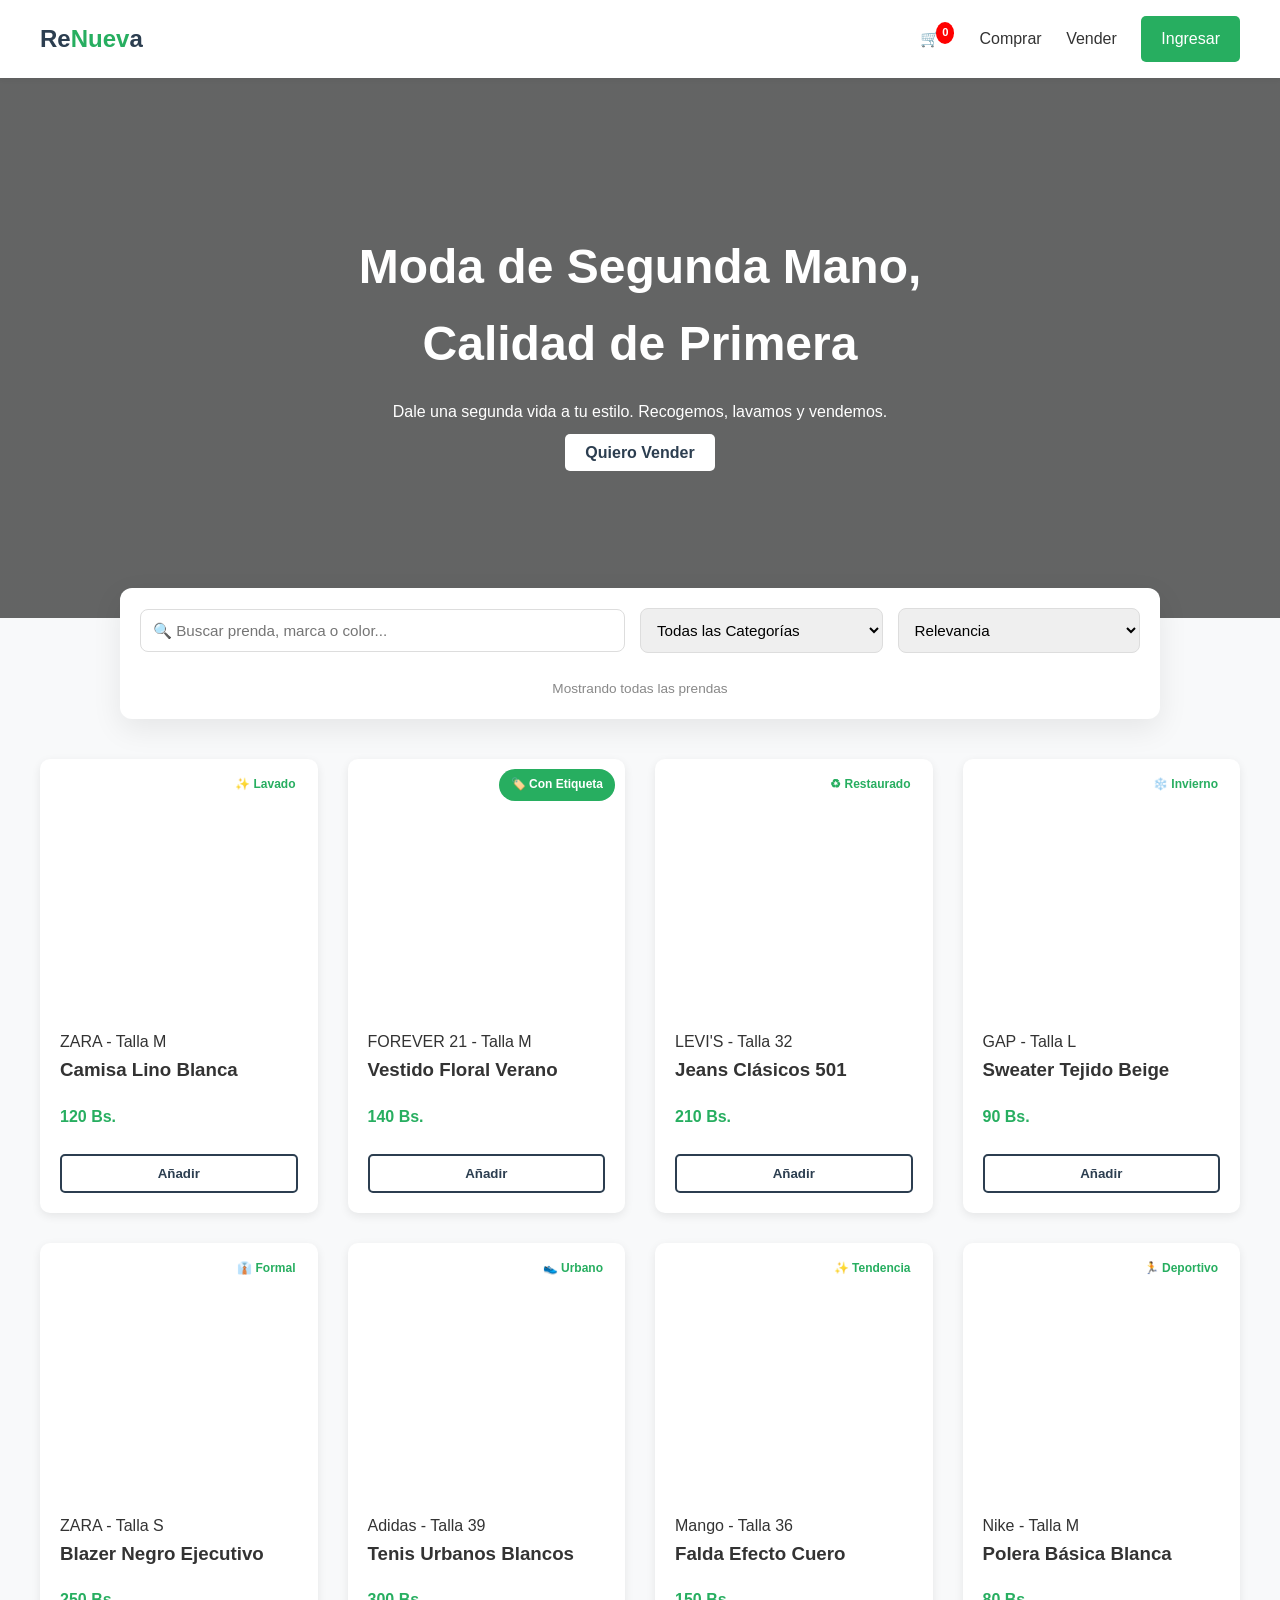
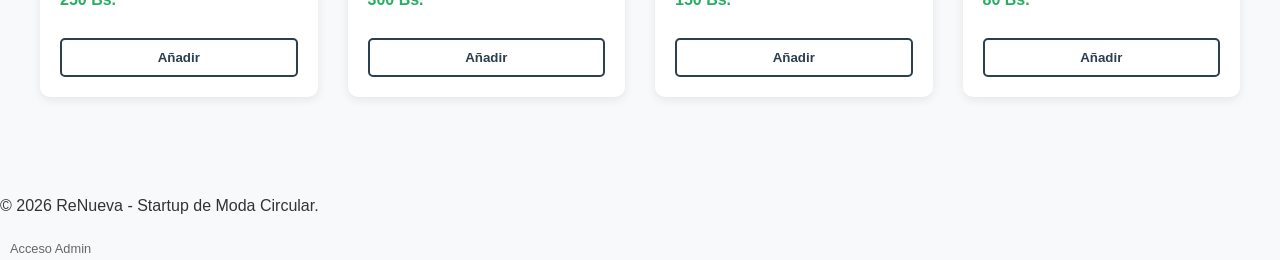
<file: index.html>
<!DOCTYPE html>
<html lang="es">
<head>
    <meta charset="UTF-8">
    <meta name="viewport" content="width=device-width, initial-scale=1.0">
    <title>Renueva - Moda Circular</title>
    <link rel="stylesheet" href="style.css">
    <script src="script.js"></script>
</head>
<body>
    <header>
    <nav>
        <div class="logo">Re<span>Nuev</span>a</div>
        <div class="nav-links">
            <a href="cart.html" class="cart-icon-container">
                🛒 <span id="cart-count" class="cart-badge">0</span>
            </a>
            
            <a href="index.html#catalogo">Comprar</a>
            <a href="agendar-recojo.html">Vender</a>

            <a href="login.html" id="nav-login" class="btn-cta">Ingresar</a>

            <div id="nav-user-menu" style="display:none; align-items:center; gap:10px;">
                <a href="dashboard.html" style="font-weight:bold; color:var(--primary); display:flex; align-items:center;">
                    <div style="width:30px; height:30px; background:var(--accent); color:white; border-radius:50%; display:flex; align-items:center; justify-content:center; margin-right:5px; font-size:0.8rem;">👤</div>
                    Hola, <span id="nav-username" style="margin-left:4px;">Usuario</span>
                </a>
                <a href="#" onclick="logout()" style="font-size:0.85rem; color:#888; text-decoration:underline;">(Salir)</a>
            </div>
        </div>
    </nav>
</header>

    <section class="hero">
        <div class="hero-content">
            <h1>Moda de Segunda Mano,<br>Calidad de Primera</h1>
            <p>Dale una segunda vida a tu estilo. Recogemos, lavamos y vendemos.</p>
            <a href="agendar-recojo.html" class="btn-cta" style="background: white; color: var(--primary) !important;">Quiero Vender</a>
        </div>
    </section>

    <div class="filter-container">
        <div class="search-box">
            <input type="text" id="searchInput" placeholder="🔍 Buscar prenda, marca o color...">
        </div>
        <div class="filter-box">
            <select id="categoryFilter">
                <option value="all">Todas las Categorías</option>
                <option value="superior">Partes Superiores</option>
                <option value="inferior">Pantalones / Faldas</option>
                <option value="vestidos">Vestidos / Enterizos</option>
                <option value="abrigos">Abrigos / Chaquetas</option>
                <option value="zapatos">Calzado</option>
            </select>
        </div>
        <div class="filter-box">
            <select id="sortFilter">
                <option value="relevant">Relevancia</option>
                <option value="price-asc">Precio: Bajo a Alto</option>
                <option value="price-desc">Precio: Alto a Bajo</option>
                <option value="newest">Más Recientes</option>
            </select>
        </div>
        <div id="resultsCount" class="results-count">Mostrando todas las prendas</div>
    </div>

    <section id="catalogo" class="catalog" style="padding-top: 0;">
        <div class="product-grid">
            
            <div class="product-card" data-name="Camisa Lino Blanca Zara" data-category="superior" data-price="120">
                <div class="product-img" style="background-image: url('https://images.unsplash.com/photo-1596755094514-f87e34085b2c?auto=format&fit=crop&w=500'); cursor:pointer;"
                     onclick="viewProduct('Camisa Lino', 120, 'https://images.unsplash.com/photo-1596755094514-f87e34085b2c?auto=format&fit=crop&w=500', 'ZARA - M', '9/10 Excelente', 'Lavado Industrial')">
                    <span class="badge">✨ Lavado</span>
                </div>
                <div class="product-info">
                    <span class="product-cat">ZARA - Talla M</span>
                    <h3>Camisa Lino Blanca</h3>
                    <span class="product-price" style="display:block; font-weight:bold; margin-bottom:10px; color:var(--accent);">120 Bs.</span>
                    <button class="btn-add" onclick="addToCart('Camisa Lino', 120, 'https://images.unsplash.com/photo-1596755094514-f87e34085b2c?auto=format&fit=crop&w=500')">Añadir</button>
                </div>
            </div>

           

            <div class="product-card" data-name="Vestido Floral Forever 21" data-category="vestidos" data-price="140">
                <div class="product-img" style="background-image: url('https://images.unsplash.com/photo-1572804013309-59a88b7e92f1?auto=format&fit=crop&w=500'); cursor:pointer;"
                     onclick="viewProduct('Vestido Floral', 140, 'https://images.unsplash.com/photo-1572804013309-59a88b7e92f1?auto=format&fit=crop&w=500', 'FOREVER 21 - M', '10/10 Con Etiqueta', 'Inspección')">
                    <span class="badge" style="background:#27ae60; color:white;">🏷️ Con Etiqueta</span>
                </div>
                <div class="product-info">
                    <span class="product-cat">FOREVER 21 - Talla M</span>
                    <h3>Vestido Floral Verano</h3>
                    <span class="product-price" style="display:block; font-weight:bold; margin-bottom:10px; color:var(--accent);">140 Bs.</span>
                    <button class="btn-add" onclick="addToCart('Vestido Floral', 140, 'https://images.unsplash.com/photo-1572804013309-59a88b7e92f1?auto=format&fit=crop&w=500')">Añadir</button>
                </div>
            </div>

            <div class="product-card" data-name="Jeans Levis 501 Azul" data-category="inferior" data-price="210">
                <div class="product-img" style="background-image: url('https://images.unsplash.com/photo-1541099649105-f69ad21f3246?auto=format&fit=crop&w=500'); cursor:pointer;"
                     onclick="viewProduct('Jeans Levis 501', 210, 'https://images.unsplash.com/photo-1541099649105-f69ad21f3246?auto=format&fit=crop&w=500', 'LEVIS - 32', '8/10 Restaurado', 'Ruedo reparado')">
                    <span class="badge">♻ Restaurado</span>
                </div>
                <div class="product-info">
                    <span class="product-cat">LEVI'S - Talla 32</span>
                    <h3>Jeans Clásicos 501</h3>
                    <span class="product-price" style="display:block; font-weight:bold; margin-bottom:10px; color:var(--accent);">210 Bs.</span>
                    <button class="btn-add" onclick="addToCart('Jeans Levis', 210, 'https://images.unsplash.com/photo-1541099649105-f69ad21f3246?auto=format&fit=crop&w=500')">Añadir</button>
                </div>
            </div>

            <div class="product-card" data-name="Sweater Tejido Beige Gap" data-category="superior" data-price="90">
                <div class="product-img" style="background-image: url('https://images.unsplash.com/photo-1576566588028-4147f3842f27?auto=format&fit=crop&w=500'); cursor:pointer;"
                     onclick="viewProduct('Sweater Tejido', 90, 'https://images.unsplash.com/photo-1576566588028-4147f3842f27?auto=format&fit=crop&w=500', 'GAP - L', '9/10 Excelente', 'Lavado Suave')">
                    <span class="badge">❄️ Invierno</span>
                </div>
                <div class="product-info">
                    <span class="product-cat">GAP - Talla L</span>
                    <h3>Sweater Tejido Beige</h3>
                    <span class="product-price" style="display:block; font-weight:bold; margin-bottom:10px; color:var(--accent);">90 Bs.</span>
                    <button class="btn-add" onclick="addToCart('Sweater Tejido', 90, 'https://images.unsplash.com/photo-1576566588028-4147f3842f27?auto=format&fit=crop&w=500')">Añadir</button>
                </div>
            </div>

            <div class="product-card" data-name="Blazer Negro Ejecutivo Zara" data-category="abrigos" data-price="250">
                <div class="product-img" style="background-image: url('https://images.unsplash.com/photo-1591047139829-d91aecb6caea?auto=format&fit=crop&w=500'); cursor:pointer;"
                     onclick="viewProduct('Blazer Negro', 250, 'https://images.unsplash.com/photo-1591047139829-d91aecb6caea?auto=format&fit=crop&w=500', 'ZARA - S', '10/10 Impecable', 'Limpieza Seco')">
                    <span class="badge">👔 Formal</span>
                </div>
                <div class="product-info">
                    <span class="product-cat">ZARA - Talla S</span>
                    <h3>Blazer Negro Ejecutivo</h3>
                    <span class="product-price" style="display:block; font-weight:bold; margin-bottom:10px; color:var(--accent);">250 Bs.</span>
                    <button class="btn-add" onclick="addToCart('Blazer Negro', 250, 'https://images.unsplash.com/photo-1591047139829-d91aecb6caea?auto=format&fit=crop&w=500')">Añadir</button>
                </div>
            </div>

            <div class="product-card" data-name="Tenis Adidas Urbanos" data-category="zapatos" data-price="300">
                <div class="product-img" style="background-image: url('https://images.unsplash.com/photo-1552346154-21d32810aba3?auto=format&fit=crop&w=500'); cursor:pointer;"
                     onclick="viewProduct('Tenis Adidas', 300, 'https://images.unsplash.com/photo-1552346154-21d32810aba3?auto=format&fit=crop&w=500', 'Adidas - 39', '8/10 Uso Moderado', 'Limpieza Suela')">
                    <span class="badge">👟 Urbano</span>
                </div>
                <div class="product-info">
                    <span class="product-cat">Adidas - Talla 39</span>
                    <h3>Tenis Urbanos Blancos</h3>
                    <span class="product-price" style="display:block; font-weight:bold; margin-bottom:10px; color:var(--accent);">300 Bs.</span>
                    <button class="btn-add" onclick="addToCart('Tenis Adidas', 300, 'https://images.unsplash.com/photo-1552346154-21d32810aba3?auto=format&fit=crop&w=500')">Añadir</button>
                </div>
            </div>

            <div class="product-card" data-name="Falda Cuero Mango" data-category="inferior" data-price="150">
                <div class="product-img" style="background-image: url('https://images.unsplash.com/photo-1583496661160-fb5886a0aaaa?auto=format&fit=crop&w=500'); cursor:pointer;"
                     onclick="viewProduct('Falda Cuero', 150, 'https://images.unsplash.com/photo-1583496661160-fb5886a0aaaa?auto=format&fit=crop&w=500', 'Mango - 36', '9/10 Excelente', 'Hidratación Cuero')">
                    <span class="badge">✨ Tendencia</span>
                </div>
                <div class="product-info">
                    <span class="product-cat">Mango - Talla 36</span>
                    <h3>Falda Efecto Cuero</h3>
                    <span class="product-price" style="display:block; font-weight:bold; margin-bottom:10px; color:var(--accent);">150 Bs.</span>
                    <button class="btn-add" onclick="addToCart('Falda Cuero', 150, 'https://images.unsplash.com/photo-1583496661160-fb5886a0aaaa?auto=format&fit=crop&w=500')">Añadir</button>
                </div>
            </div>

            <div class="product-card" data-name="Polera Nike Básica" data-category="superior" data-price="80">
                <div class="product-img" style="background-image: url('https://images.unsplash.com/photo-1581655353564-df123a1eb820?auto=format&fit=crop&w=500'); cursor:pointer;"
                     onclick="viewProduct('Polera Nike', 80, 'https://images.unsplash.com/photo-1581655353564-df123a1eb820?auto=format&fit=crop&w=500', 'Nike - M', '9/10 Buen Estado', 'Lavado')">
                    <span class="badge">🏃 Deportivo</span>
                </div>
                <div class="product-info">
                    <span class="product-cat">Nike - Talla M</span>
                    <h3>Polera Básica Blanca</h3>
                    <span class="product-price" style="display:block; font-weight:bold; margin-bottom:10px; color:var(--accent);">80 Bs.</span>
                    <button class="btn-add" onclick="addToCart('Polera Nike', 80, 'https://images.unsplash.com/photo-1581655353564-df123a1eb820?auto=format&fit=crop&w=500')">Añadir</button>
                </div>
            </div>

        </div>
    </section>

    <footer>
        <p>&copy; 2026 ReNueva - Startup de Moda Circular.</p>
        <div style="margin-top:10px;">
            <a href="admin-panel.html" style="color:#666; font-size:0.8rem; margin:0 10px;">Acceso Admin</a>
        </div>
    </footer>
</body>
</html>
</file>
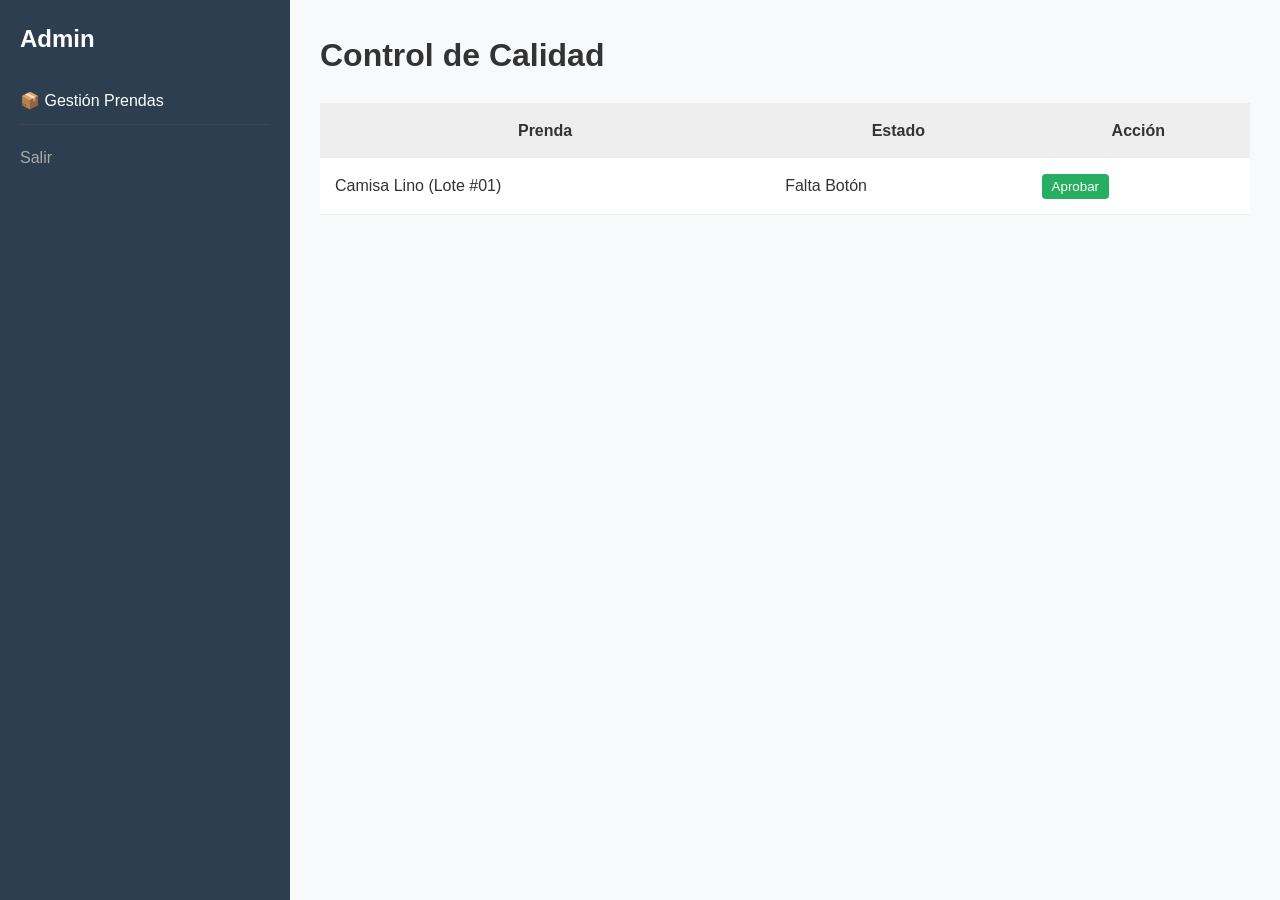
<file: admin-panel.html>
<!DOCTYPE html>
<html lang="es">
<head>
    <meta charset="UTF-8">
    <title>Admin - ReNueva</title>
    <link rel="stylesheet" href="style.css">
</head>
<body>
    <div style="display:flex; min-height:100vh;">
        <aside style="width:250px; background:#2c3e50; color:white; padding:20px;">
            <h2>Admin</h2>
            <ul><li style="padding:10px 0; border-bottom:1px solid #444;">📦 Gestión Prendas</li></ul>
            <a href="index.html" style="color:#aaa; margin-top:20px; display:block;">Salir</a>
        </aside>
        <main style="flex:1; padding:30px;">
            <h1>Control de Calidad</h1>
            <table style="width:100%; background:white; border-collapse:collapse; margin-top:20px;">
                <tr style="background:#eee;"><th style="padding:15px;">Prenda</th><th style="padding:15px;">Estado</th><th style="padding:15px;">Acción</th></tr>
                <tr>
                    <td style="padding:15px; border-bottom:1px solid #eee;">Camisa Lino (Lote #01)</td>
                    <td style="padding:15px; border-bottom:1px solid #eee;">Falta Botón</td>
                    <td style="padding:15px; border-bottom:1px solid #eee;">
                        <button style="background:#27ae60; color:white; border:none; padding:5px 10px; border-radius:4px;">Aprobar</button>
                    </td>
                </tr>
            </table>
        </main>
    </div>
</body>
</html>
</file>
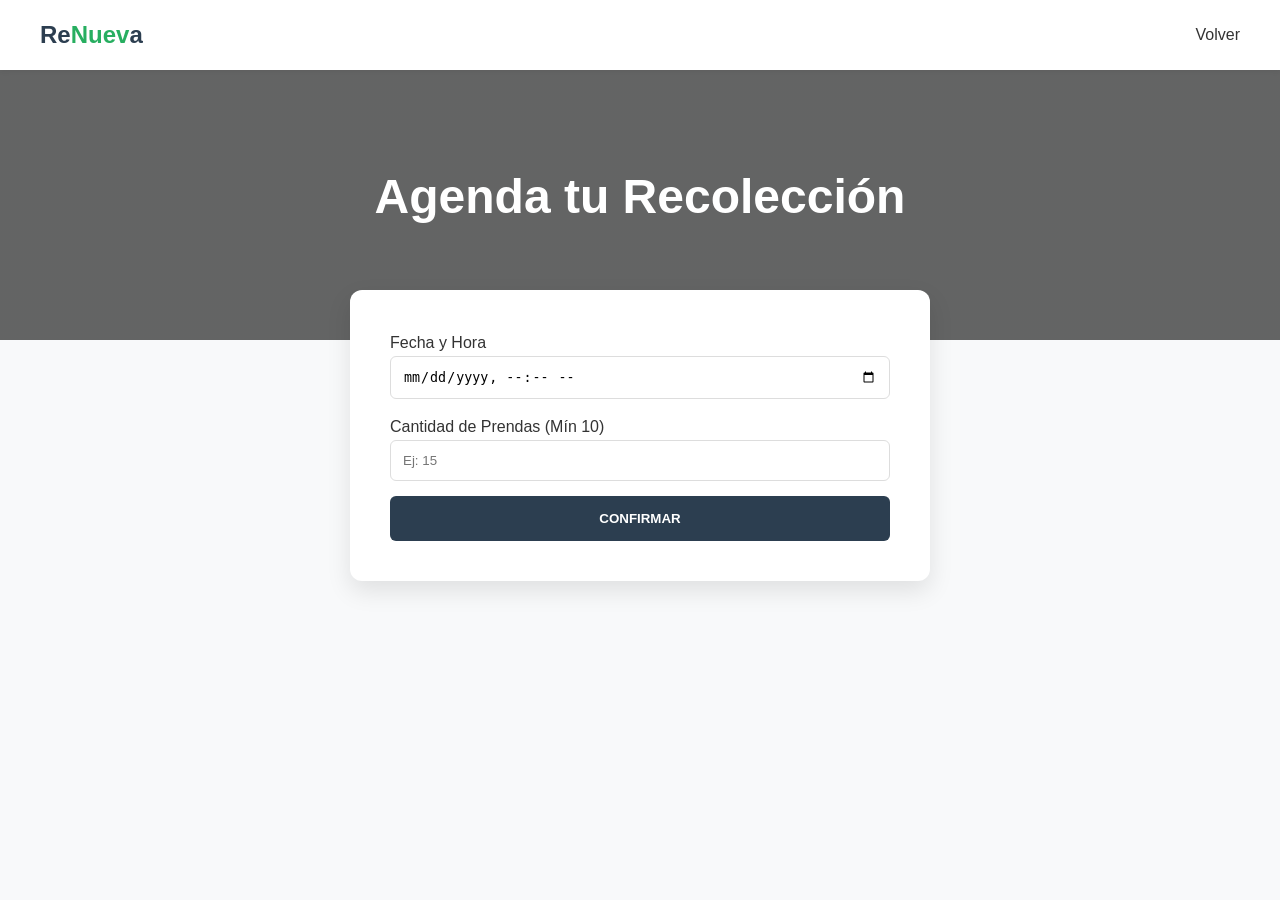
<file: agendar-recojo.html>
<!DOCTYPE html>
<html lang="es">
<head>
    <meta charset="UTF-8">
    <title>Vender - Renueva</title>
    <link rel="stylesheet" href="style.css">
    <script src="script.js"></script>
</head>
<body>
    <header><nav><div class="logo">Re<span>Nuev</span>a</div><a href="index.html">Volver</a></nav></header>
    <div class="hero" style="height:30vh;"><h1>Agenda tu Recolección</h1></div>
    <div class="form-container" style="margin-top:-50px; position:relative;">
        <form onsubmit="event.preventDefault(); showToast('Recolección Agendada', 'success'); setTimeout(()=>window.location.href='dashboard.html', 2000);">
            <label>Fecha y Hora</label>
            <input type="datetime-local" required>
            <label>Cantidad de Prendas (Mín 10)</label>
            <input type="number" min="10" placeholder="Ej: 15" required>
            <button type="submit" class="btn-submit">CONFIRMAR</button>
        </form>
    </div>
</body>
</html>
</file>
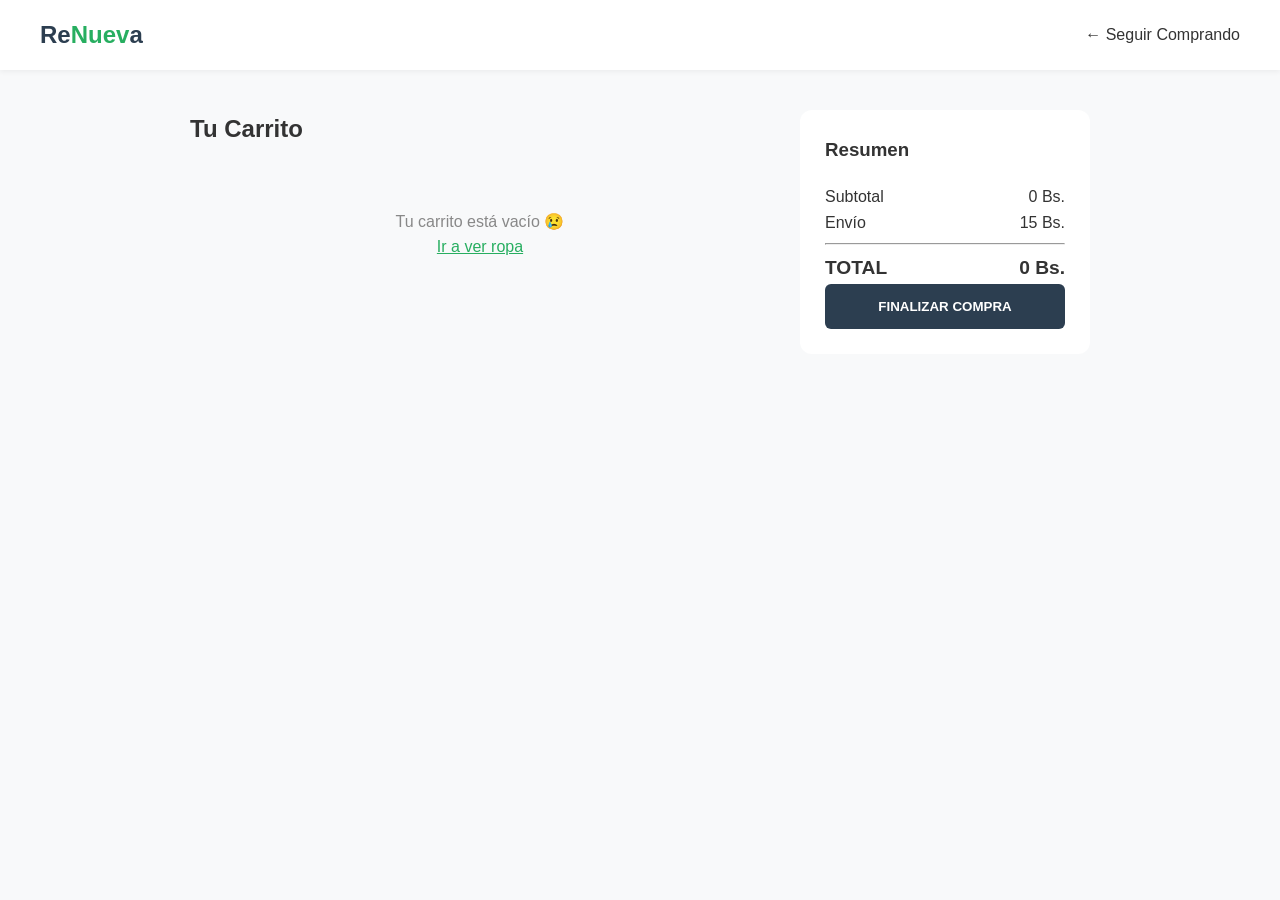
<file: cart.html>
<!DOCTYPE html>
<html lang="es">
<head>
    <meta charset="UTF-8">
    <meta name="viewport" content="width=device-width, initial-scale=1.0">
    <title>Mi Carrito - ReNueva</title>
    <link rel="stylesheet" href="style.css">
    <script src="script.js"></script>
</head>
<body>
    <header>
        <nav>
            <div class="logo">Re<span>Nuev</span>a</div>
            <a href="index.html">← Seguir Comprando</a>
        </nav>
    </header>

    <div class="cart-page-container">
        <div class="cart-content">
            <h2>Tu Carrito</h2>
            <div id="cart-items-container"></div>
        </div>
        <div class="cart-summary" style="background:white; padding:25px; border-radius:12px; height:fit-content;">
            <h3>Resumen</h3>
            <div style="display:flex; justify-content:space-between;"><span>Subtotal</span><span id="subtotal">0 Bs.</span></div>
            <div style="display:flex; justify-content:space-between;"><span>Envío</span><span>15 Bs.</span></div>
            <hr>
            <div style="display:flex; justify-content:space-between; font-weight:bold; font-size:1.2rem;"><span>TOTAL</span><span id="cart-total">0 Bs.</span></div>
            <button class="btn-submit" onclick="window.location.href='checkout.html'">FINALIZAR COMPRA</button>
        </div>
    </div>
</body>
</html>
</file>
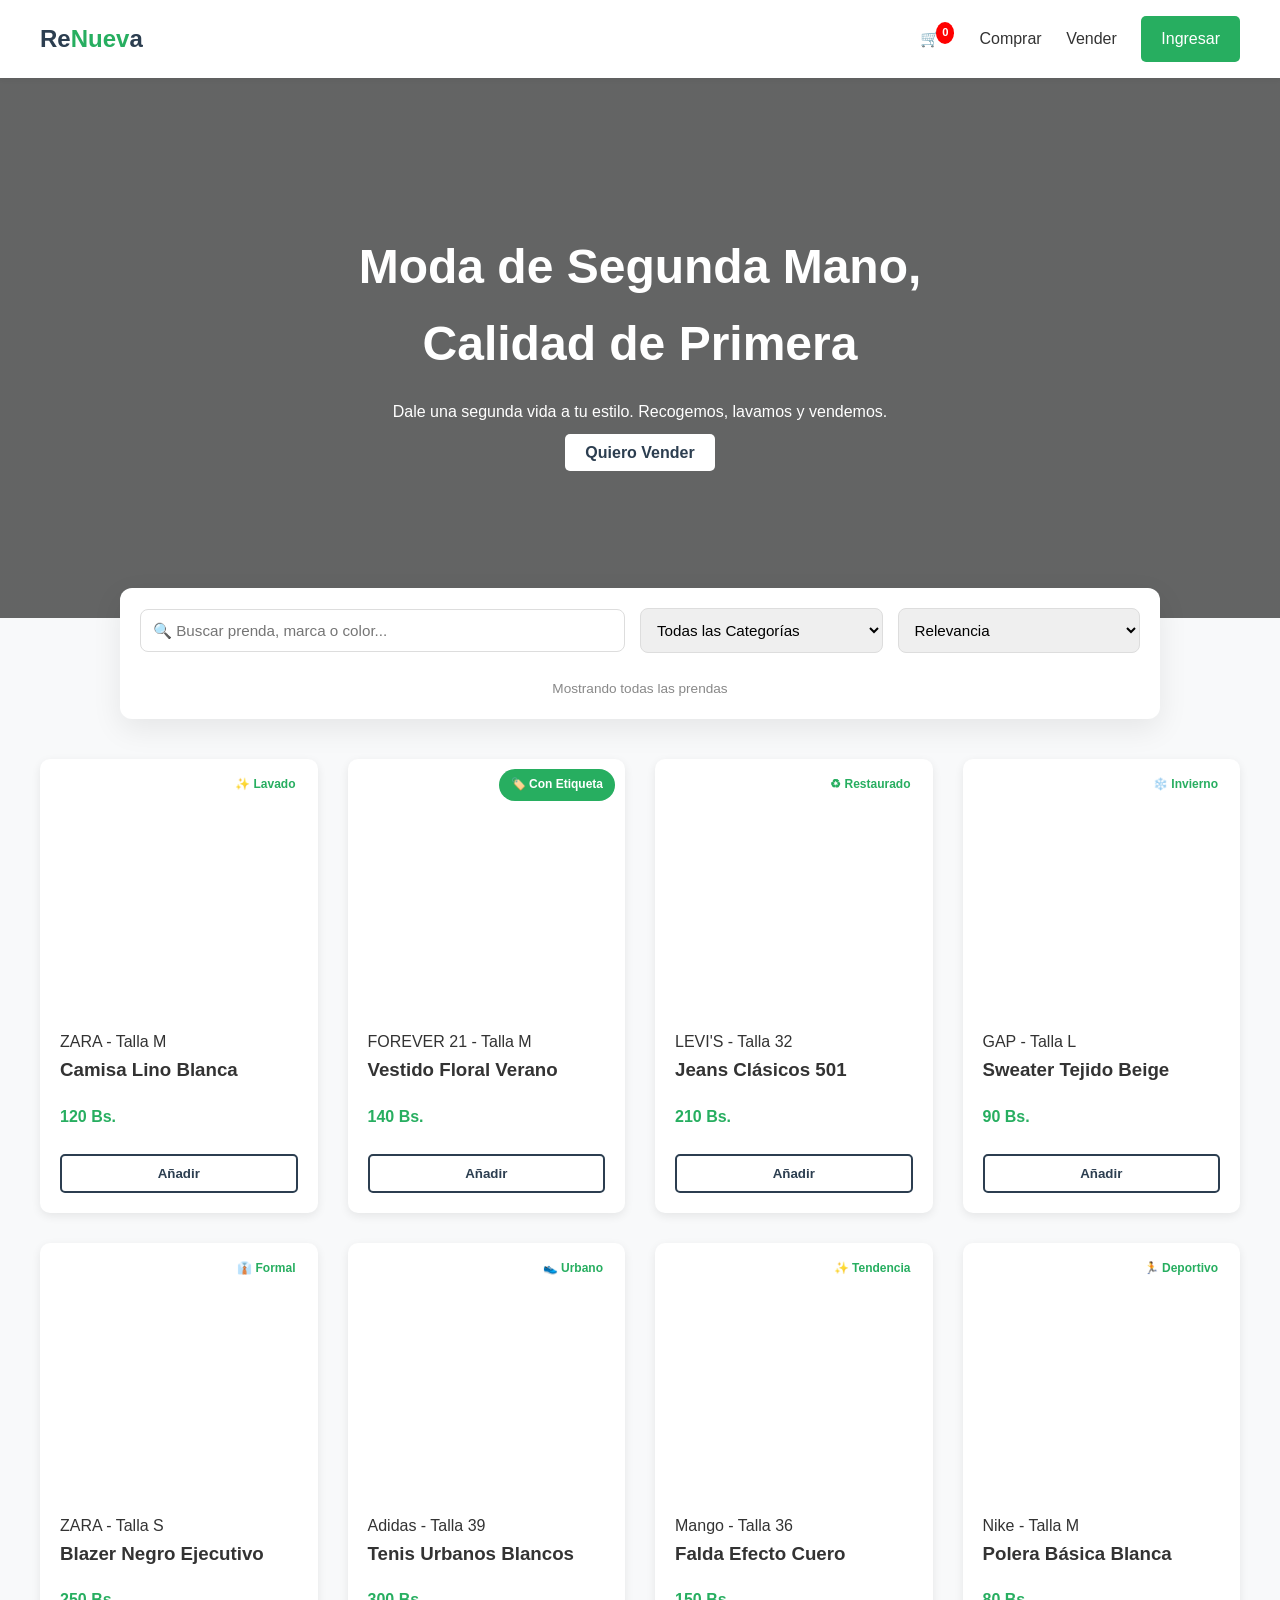
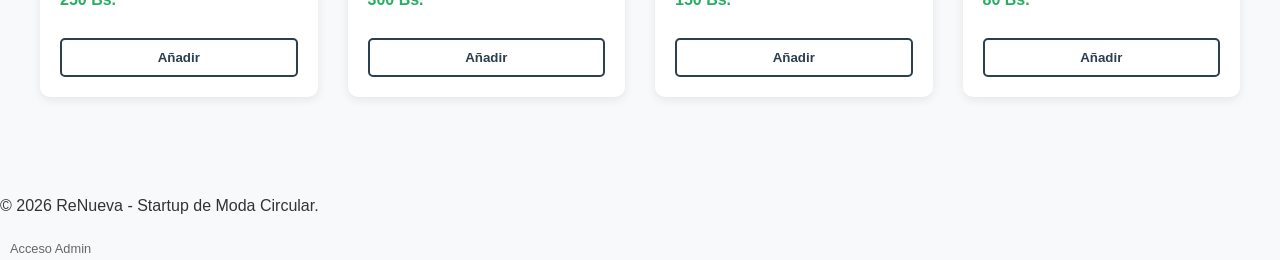
<file: checkout.html>
<!DOCTYPE html>
<html lang="es">
<head>
    <meta charset="UTF-8">
    <meta name="viewport" content="width=device-width, initial-scale=1.0">
    <title>Pasarela de Pago - ReNueva</title>
    <link rel="stylesheet" href="style.css">
    <script src="script.js"></script> 
    <style>
        /* --- ESTILOS ESPECÍFICOS DE LA PASARELA --- */
        .checkout-grid {
            display: grid;
            grid-template-columns: 1.5fr 1fr;
            gap: 40px;
            margin-top: 30px;
        }

        /* Selector de Método de Pago (Tipo Tabs) */
        .payment-methods {
            display: flex;
            gap: 15px;
            margin-bottom: 25px;
        }

        .method-card {
            flex: 1;
            border: 2px solid #eee;
            border-radius: 10px;
            padding: 15px;
            text-align: center;
            cursor: pointer;
            transition: 0.3s;
            opacity: 0.7;
        }

        .method-card:hover { border-color: #ddd; }
        .method-card.active {
            border-color: var(--accent);
            background-color: #f0fdf4;
            opacity: 1;
            font-weight: bold;
            color: var(--accent);
            box-shadow: 0 4px 10px rgba(39, 174, 96, 0.1);
        }

        .method-icon { font-size: 1.5rem; display: block; margin-bottom: 5px; }

        /* SECCIÓN QR (Estilo Meru/Binance) */
        .qr-container {
            text-align: center;
            background: #fff;
            border: 1px solid #eee;
            border-radius: 12px;
            padding: 20px;
            animation: fadeIn 0.5s;
        }

        .qr-timer {
            background: #ffebee;
            color: #c62828;
            padding: 5px 10px;
            border-radius: 20px;
            font-size: 0.85rem;
            display: inline-block;
            margin-bottom: 15px;
            font-weight: bold;
        }

        .qr-code-img {
            width: 180px;
            height: 180px;
            margin: 0 auto;
            border: 1px solid #eee;
            padding: 10px;
            border-radius: 8px;
        }

        .qr-amount {
            font-size: 2rem;
            font-weight: 800;
            color: var(--primary);
            margin: 10px 0;
        }

        /* SECCIÓN TARJETA */
        .card-container {
            background: #f8f9fa;
            padding: 20px;
            border-radius: 12px;
            animation: fadeIn 0.5s;
        }

        .card-icons { display: flex; gap: 10px; margin-bottom: 15px; justify-content: flex-end; }
        .card-icon { height: 25px; opacity: 0.5; }
        .card-icon.active { opacity: 1; }

        /* Resumen Lateral */
        .order-summary {
            background: white;
            padding: 30px;
            border-radius: 12px;
            box-shadow: 0 10px 30px rgba(0,0,0,0.05);
            height: fit-content;
        }

        .summary-item {
            display: flex; justify-content: space-between;
            margin-bottom: 15px; border-bottom: 1px dashed #eee; padding-bottom: 10px; font-size: 0.9rem;
        }

        .summary-total {
            margin-top: 20px; padding-top: 20px; border-top: 2px solid #333;
            display: flex; justify-content: space-between; align-items: center;
        }

        @keyframes fadeIn { from { opacity:0; transform: translateY(10px); } to { opacity:1; transform: translateY(0); } }
        
        /* Ocultar secciones por defecto */
        .hidden { display: none; }
    </style>
</head>
<body>

    <header>
        <nav>
            <div class="logo">Re<span>Nuev</span>a</div>
            <div style="display:flex; align-items:center; gap:10px;">
                <span style="font-size:0.8rem; color:#888;">🔒 Checkout Seguro 256-bit SSL</span>
                <a href="cart.html" style="font-size: 0.9rem; font-weight:bold;">Cancelar</a>
            </div>
        </nav>
    </header>

    <div class="dashboard-container" style="max-width:1100px; margin:40px auto; padding:0 20px;">
        
        <div class="checkout-grid">
            
            <div>
                <h2 style="color:var(--primary); margin-bottom:20px;">Método de Pago</h2>
                
                <div class="payment-methods">
                    <div class="method-card active" onclick="selectMethod('qr')" id="tab-qr">
                        <span class="method-icon">📱</span>
                        QR Simple / Yape
                    </div>
                    <div class="method-card" onclick="selectMethod('card')" id="tab-card">
                        <span class="method-icon">💳</span>
                        Tarjeta Débito/Crédito
                    </div>
                </div>

                <div id="qr-section" class="qr-container">
                    <div class="qr-timer">⏱️ El código expira en <span id="timer">15:00</span></div>
                    <p style="margin:0; color:#666;">Escanea desde tu app de banco</p>
                    
                    <div class="qr-amount" id="qr-amount-display">0.00 Bs.</div>
                    
                    <img src="" id="dynamic-qr" class="qr-code-img" alt="QR de Pago">
                    
                    <div style="margin-top:20px; font-size:0.9rem; color:#555;">
                        <p>1. Abre tu app (BNB, Mercantil, Yape, etc.)</p>
                        <p>2. Escanea el código</p>
                        <p>3. El pago se validará automáticamente</p>
                    </div>

                    <button class="btn-submit" onclick="simulateValidation('qr')" style="margin-top:20px; background-color: var(--accent);">
                        ✅ YA REALICÉ EL PAGO
                    </button>
                </div>

                <div id="card-section" class="card-container hidden">
                    <div class="card-icons">
                        <img src="https://upload.wikimedia.org/wikipedia/commons/4/41/Visa_Logo.png" class="card-icon active" alt="Visa">
                        <img src="https://upload.wikimedia.org/wikipedia/commons/2/2a/Mastercard-logo.svg" class="card-icon active" alt="Mastercard">
                    </div>

                    <form onsubmit="event.preventDefault(); simulateValidation('card');">
                        <div class="input-group">
                            <label>Titular de la Tarjeta</label>
                            <input type="text" placeholder="Como aparece en la tarjeta" required>
                        </div>
                        
                        <div class="input-group">
                            <label>Número de Tarjeta</label>
                            <input type="text" id="card-number" placeholder="0000 0000 0000 0000" maxlength="19" required>
                        </div>

                        <div style="display:grid; grid-template-columns: 1fr 1fr; gap:20px;">
                            <div class="input-group">
                                <label>Vencimiento</label>
                                <input type="text" placeholder="MM/AA" maxlength="5" required>
                            </div>
                            <div class="input-group">
                                <label>CVV</label>
                                <input type="password" placeholder="123" maxlength="3" required>
                            </div>
                        </div>

                        <button type="submit" class="btn-submit" style="margin-top:10px;">PAGAR AHORA</button>
                    </form>
                </div>

                <div style="margin-top:30px; border-top:1px solid #eee; padding-top:20px;">
                    <h3 style="font-size:1rem;">📍 Enviando a:</h3>
                    <div style="background:white; border:1px solid #ddd; padding:15px; border-radius:8px; display:flex; justify-content:space-between; align-items:center;">
                        <div>
                            <strong>Casa</strong> <span style="color:#666;">- Av. Banzer 4to Anillo...</span>
                        </div>
                        <a href="#" style="color:var(--accent); font-size:0.9rem;">Cambiar</a>
                    </div>
                </div>

            </div>

            <div class="order-summary">
                <h3 style="margin-top: 0;">Resumen del Pedido</h3>
                <div id="order-items-list"></div>
                
                <div class="summary-item" style="border-bottom: none; margin-top: 20px;">
                    <span>Subtotal</span>
                    <span id="summary-subtotal">0 Bs.</span>
                </div>
                <div class="summary-item" style="border-bottom: none;">
                    <span>Envío</span>
                    <span>15 Bs.</span>
                </div>
                <div class="summary-total">
                    <span>TOTAL</span>
                    <span id="summary-total" style="font-size: 1.5rem; color: var(--primary); font-weight: 800;">0 Bs.</span>
                </div>
            </div>

        </div>
    </div>

    <script>
        // Variables globales
        let totalAmount = 0;
        let countdown;

        document.addEventListener('DOMContentLoaded', () => {
            loadOrderData();
            startTimer(15 * 60); // 15 minutos en segundos
            
            // Formatear input de tarjeta (Espacios automáticos)
            const cardInput = document.getElementById('card-number');
            cardInput.addEventListener('input', function (e) {
                e.target.value = e.target.value.replace(/[^\d]/g, '').replace(/(.{4})/g, '$1 ').trim();
            });
        });

        // 1. CARGAR DATOS DEL CARRITO
        function loadOrderData() {
            const cart = JSON.parse(localStorage.getItem('myCart')) || [];
            if (cart.length === 0) {
                window.location.href = 'index.html';
                return;
            }

            const container = document.getElementById('order-items-list');
            let subtotal = 0;
            container.innerHTML = '';

            cart.forEach(item => {
                subtotal += item.price;
                container.innerHTML += `
                    <div class="summary-item">
                        <span>${item.name}</span>
                        <span>${item.price} Bs.</span>
                    </div>`;
            });

            totalAmount = subtotal + 15;
            document.getElementById('summary-subtotal').innerText = subtotal + ' Bs.';
            document.getElementById('summary-total').innerText = totalAmount + ' Bs.';
            document.getElementById('qr-amount-display').innerText = totalAmount + ' Bs.';

            // Generar QR dinámico (Usa API real de QRServer)
            // El QR contiene texto: "Pagar [Monto] a Renueva"
            const qrData = `Pagar ${totalAmount}Bs a Renueva Compra ID-${Date.now()}`;
            document.getElementById('dynamic-qr').src = 
                `https://api.qrserver.com/v1/create-qr-code/?size=200x200&data=${encodeURIComponent(qrData)}`;
        }

        // 2. CAMBIAR PESTAÑAS (QR vs TARJETA)
        function selectMethod(method) {
            // Actualizar Tabs
            document.querySelectorAll('.method-card').forEach(el => el.classList.remove('active'));
            document.getElementById(`tab-${method}`).classList.add('active');

            // Mostrar/Ocultar Contenedores
            if (method === 'qr') {
                document.getElementById('qr-section').classList.remove('hidden');
                document.getElementById('card-section').classList.add('hidden');
            } else {
                document.getElementById('qr-section').classList.add('hidden');
                document.getElementById('card-section').classList.remove('hidden');
            }
        }

        // 3. TEMPORIZADOR CUENTA REGRESIVA
        function startTimer(duration) {
            let timer = duration, minutes, seconds;
            const display = document.getElementById('timer');
            
            countdown = setInterval(function () {
                minutes = parseInt(timer / 60, 10);
                seconds = parseInt(timer % 60, 10);

                minutes = minutes < 10 ? "0" + minutes : minutes;
                seconds = seconds < 10 ? "0" + seconds : seconds;

                display.textContent = minutes + ":" + seconds;

                if (--timer < 0) {
                    clearInterval(countdown);
                    display.textContent = "EXPIRADO";
                    document.getElementById('dynamic-qr').style.opacity = "0.2";
                    alert("El código QR ha expirado. Recarga la página.");
                }
            }, 1000);
        }

        // 4. SIMULAR PROCESO DE PAGO (LOADING)
        function simulateValidation(method) {
            const btn = event.target; // El botón que se clickeó
            const originalText = btn.innerText;
            
            // Estado de carga
            btn.disabled = true;
            btn.innerHTML = method === 'qr' ? "🔍 Verificando transferencia..." : "🔄 Procesando tarjeta...";
            btn.style.opacity = "0.7";

            setTimeout(() => {
                // Éxito
                localStorage.removeItem('myCart'); // Vaciar carrito
                
                // Overlay de éxito bonito
                document.body.innerHTML += `
                    <div style="position:fixed; top:0; left:0; width:100%; height:100%; background:rgba(0,0,0,0.8); display:flex; justify-content:center; align-items:center; z-index:9999;">
                        <div style="background:white; padding:40px; border-radius:20px; text-align:center; animation:popIn 0.5s;">
                            <div style="font-size:4rem; margin-bottom:10px;">🎉</div>
                            <h2 style="color:var(--primary);">¡Pago Exitoso!</h2>
                            <p>Hemos recibido tus ${totalAmount} Bs.</p>
                            <p style="color:#666; font-size:0.9rem;">Te enviamos el recibo a tu correo.</p>
                            <button onclick="window.location.href='dashboard.html'" class="btn-submit" style="margin-top:20px;">VER MI PEDIDO</button>
                        </div>
                    </div>
                    <style>@keyframes popIn { from{transform:scale(0.8); opacity:0;} to{transform:scale(1); opacity:1;} }</style>
                `;
            }, 3000); // 3 segundos de espera "falsa"
        }
    </script>
</body>
</html>
</file>
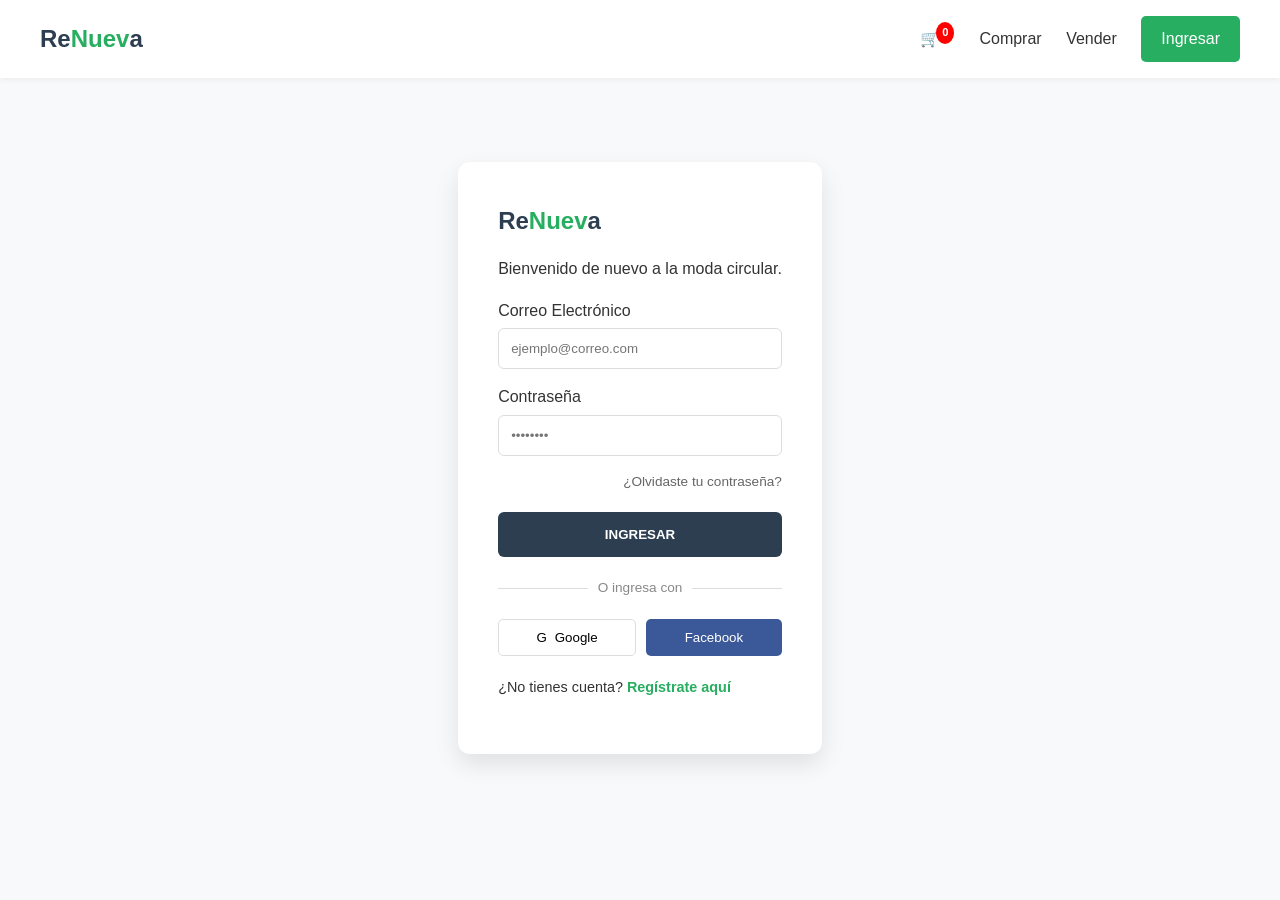
<file: dashboard.html>
<!DOCTYPE html>
<html lang="es">
<head>
    <meta charset="UTF-8">
    <meta name="viewport" content="width=device-width, initial-scale=1.0">
    <title>Mi Panel - ReNueva</title>
    <link rel="stylesheet" href="style.css">
    <script src="script.js"></script>
    <style>
        /* Estilos específicos (Ya definidos antes + Modal) */
        .wallet-card { background: linear-gradient(135deg, var(--primary), #34495e); color: white; padding: 30px; border-radius: 15px; margin-bottom: 30px; box-shadow: 0 10px 20px rgba(44, 62, 80, 0.3); display: flex; justify-content: space-between; align-items: center; flex-wrap: wrap; gap: 20px; }
        .wallet-balance span { font-size: 2.5rem; font-weight: 800; }
        .wallet-actions button { background: rgba(255,255,255,0.2); border: 1px solid rgba(255,255,255,0.4); color: white; padding: 10px 20px; border-radius: 8px; cursor: pointer; transition: 0.3s; font-weight: 500; }
        .wallet-actions button:hover { background: rgba(255,255,255,0.3); }
        .dashboard-tabs { display: flex; gap: 20px; border-bottom: 2px solid #eee; margin-bottom: 30px; }
        .tab-btn { padding: 15px 20px; background: none; border: none; font-size: 1rem; color: #666; cursor: pointer; position: relative; font-weight: 600; }
        .tab-btn.active { color: var(--primary); }
        .tab-btn.active::after { content: ''; position: absolute; bottom: -2px; left: 0; width: 100%; height: 3px; background-color: var(--accent); }
        .tab-content { display: none; animation: fadeIn 0.3s; }
        .tab-content.active { display: block; }
        .mini-stats { display: grid; grid-template-columns: repeat(auto-fit, minmax(150px, 1fr)); gap: 20px; margin-bottom: 30px; }
        .mini-card { background: white; padding: 20px; border-radius: 10px; text-align: center; box-shadow: 0 4px 10px rgba(0,0,0,0.05); }
        .mini-card strong { display: block; font-size: 1.5rem; color: var(--primary); }
        .item-list { background: white; border-radius: 10px; overflow: hidden; box-shadow: 0 4px 10px rgba(0,0,0,0.05); }
        .list-row { display: flex; justify-content: space-between; align-items: center; padding: 20px; border-bottom: 1px solid #eee; }
        .list-row:last-child { border-bottom: none; }
        .status-tag { padding: 5px 10px; border-radius: 15px; font-size: 0.75rem; font-weight: bold; }
        .status-tag.green { background: #e8f5e9; color: #2e7d32; }
        .status-tag.orange { background: #fff3e0; color: #ef6c00; }
        .status-tag.blue { background: #e3f2fd; color: #1565c0; }
        @keyframes fadeIn { from { opacity:0; transform:translateY(5px); } to { opacity:1; transform:translateY(0); } }
    </style>
</head>
<body>

    <header>
        <nav>
            <div class="logo">Re<span>Nuev</span>a</div>
            <div class="nav-links">
                <a href="cart.html" class="cart-icon-container">🛒 <span id="cart-count" class="cart-badge">0</span></a>
                <a href="index.html#catalogo">Comprar</a>
                <a href="agendar-recojo.html">Vender</a>
                <div style="display:flex; align-items:center; gap:10px;">
                    <a href="#" style="font-weight:bold; color:var(--primary); display:flex; align-items:center;">
                        <div style="width:30px; height:30px; background:var(--accent); color:white; border-radius:50%; display:flex; align-items:center; justify-content:center; margin-right:5px; font-size:0.8rem;">👤</div>
                        <span id="dash-username">Usuario</span>
                    </a>
                    <a href="#" onclick="logout()" style="font-size:0.85rem; color:#888;">(Salir)</a>
                </div>
            </div>
        </nav>
    </header>

    <div class="dashboard-container" style="max-width:900px; margin:40px auto; padding:20px;">
        
        <h1 style="margin-bottom: 20px;">Hola, <span id="welcome-name">...</span> 👋</h1>

        <div class="wallet-card">
            <div class="wallet-balance">
                <h3>Saldo Disponible</h3>
                <span>450.00 Bs.</span>
            </div>
            <div class="wallet-actions">
                <button onclick="alert('Funcionalidad: Retirar a Banco/QR')">🏦 Retirar Dinero</button>
                <button onclick="window.location.href='index.html#catalogo'" style="background:var(--accent); border-color:var(--accent);">🛍️ Usar para Comprar</button>
            </div>
        </div>

        <div class="dashboard-tabs">
            <button class="tab-btn active" onclick="openTab('ventas')">👕 Mis Ventas (Vendedor)</button>
            <button class="tab-btn" onclick="openTab('compras')">📦 Mis Pedidos (Comprador)</button>
        </div>

        <div id="tab-ventas" class="tab-content active">
            
            <div style="display:flex; justify-content:space-between; align-items:center; margin-bottom:20px; flex-wrap:wrap; gap:10px;">
                <h3>Resumen de tus prendas</h3>
                <div style="display:flex; gap:10px;">
                    <button onclick="openReportModal()" style="background:white; border:1px solid #ddd; padding:8px 15px; border-radius:5px; cursor:pointer; font-weight:500;">
                        📄 Reporte Detallado
                    </button>
                    <a href="agendar-recojo.html" class="btn-cta" style="font-size:0.9rem;">+ Enviar más ropa</a>
                </div>
            </div>

            <div class="mini-stats">
                <div class="mini-card"><strong>3</strong> <span>Vendidas</span></div>
                <div class="mini-card"><strong>8</strong> <span>En Proceso</span></div>
                <div class="mini-card"><strong>12</strong> <span>Total Enviadas</span></div>
            </div>

            <h3>Inventario Activo</h3>
            <div class="item-list">
                <div class="list-row">
                    <div>
                        <strong>Camisa Lino Zara</strong>
                        <p style="margin:0; font-size:0.85rem; color:#888;">Lote #001 - Enviado el 15 Ene</p>
                    </div>
                    <div style="text-align:right;">
                        <span class="status-tag green">✅ VENDIDO (+60 Bs)</span>
                    </div>
                </div>
                <div class="list-row">
                    <div>
                        <strong>Chaqueta Denim</strong>
                        <p style="margin:0; font-size:0.85rem; color:#888;">Lote #001 - Enviado el 15 Ene</p>
                    </div>
                    <div style="text-align:right;">
                        <span class="status-tag blue">💧 EN LAVANDERÍA</span>
                    </div>
                </div>
            </div>
        </div>

        <div id="tab-compras" class="tab-content">
            <h3>Tus pedidos recientes</h3>
            <div class="item-list">
                <div class="list-row">
                    <div style="display:flex; align-items:center; gap:15px;">
                        <div style="width:50px; height:50px; background:#eee; border-radius:5px; display:flex; align-items:center; justify-content:center;">📦</div>
                        <div>
                            <strong>Pedido #9923</strong>
                            <p style="margin:0; font-size:0.85rem; color:#888;">2 Prendas • Total: 210 Bs.</p>
                        </div>
                    </div>
                    <div style="text-align:right;">
                        <span class="status-tag blue">🚚 EN CAMINO</span>
                    </div>
                </div>
            </div>
        </div>
    </div>

    <div id="report-modal" class="modal">
        <div class="modal-content">
            <span class="close-modal" onclick="closeReportModal()">&times;</span>
            <h2 style="color:var(--primary); border-bottom:2px solid #eee; padding-bottom:10px;">Reporte de Transacciones</h2>
            
            <div style="margin-top:20px;">
                <p><strong>Usuario:</strong> <span id="report-user">María López</span></p>
                <p><strong>Periodo:</strong> Enero 2026</p>
            </div>

            <table class="report-table">
                <thead>
                    <tr>
                        <th>Fecha</th>
                        <th>Prenda</th>
                        <th>Precio Venta</th>
                        <th>Comisión</th>
                        <th>Tu Ganancia</th>
                    </tr>
                </thead>
                <tbody id="report-body">
                    </tbody>
            </table>

            <div class="report-summary">
                <span>Total Ganancias Netas:</span>
                <span id="report-total">0.00 Bs.</span>
            </div>

            <div style="margin-top:30px; text-align:right;">
                <button onclick="closeReportModal()" style="background:none; border:none; color:#666; cursor:pointer; margin-right:15px;">Cerrar</button>
                <button onclick="printReport()" class="btn-submit" style="width:auto; padding:10px 30px; display:inline-block;">🖨️ Imprimir / Guardar PDF</button>
            </div>
        </div>
    </div>

    <script>
        document.addEventListener('DOMContentLoaded', () => {
            const user = JSON.parse(localStorage.getItem('currentUser'));
            if(user) {
                const firstName = user.name.split(' ')[0];
                document.getElementById('welcome-name').innerText = firstName;
                document.getElementById('dash-username').innerText = firstName;
                document.getElementById('report-user').innerText = user.name; // Nombre en reporte
            } else {
                window.location.href = 'login.html';
            }
        });

        function openTab(tabName) {
            document.querySelectorAll('.tab-content').forEach(c => c.classList.remove('active'));
            document.querySelectorAll('.tab-btn').forEach(b => b.classList.remove('active'));
            document.getElementById(`tab-${tabName}`).classList.add('active');
            const buttons = document.querySelectorAll('.tab-btn');
            if(tabName === 'ventas') buttons[0].classList.add('active');
            if(tabName === 'compras') buttons[1].classList.add('active');
        }
    </script>
</body>
</html>
</file>
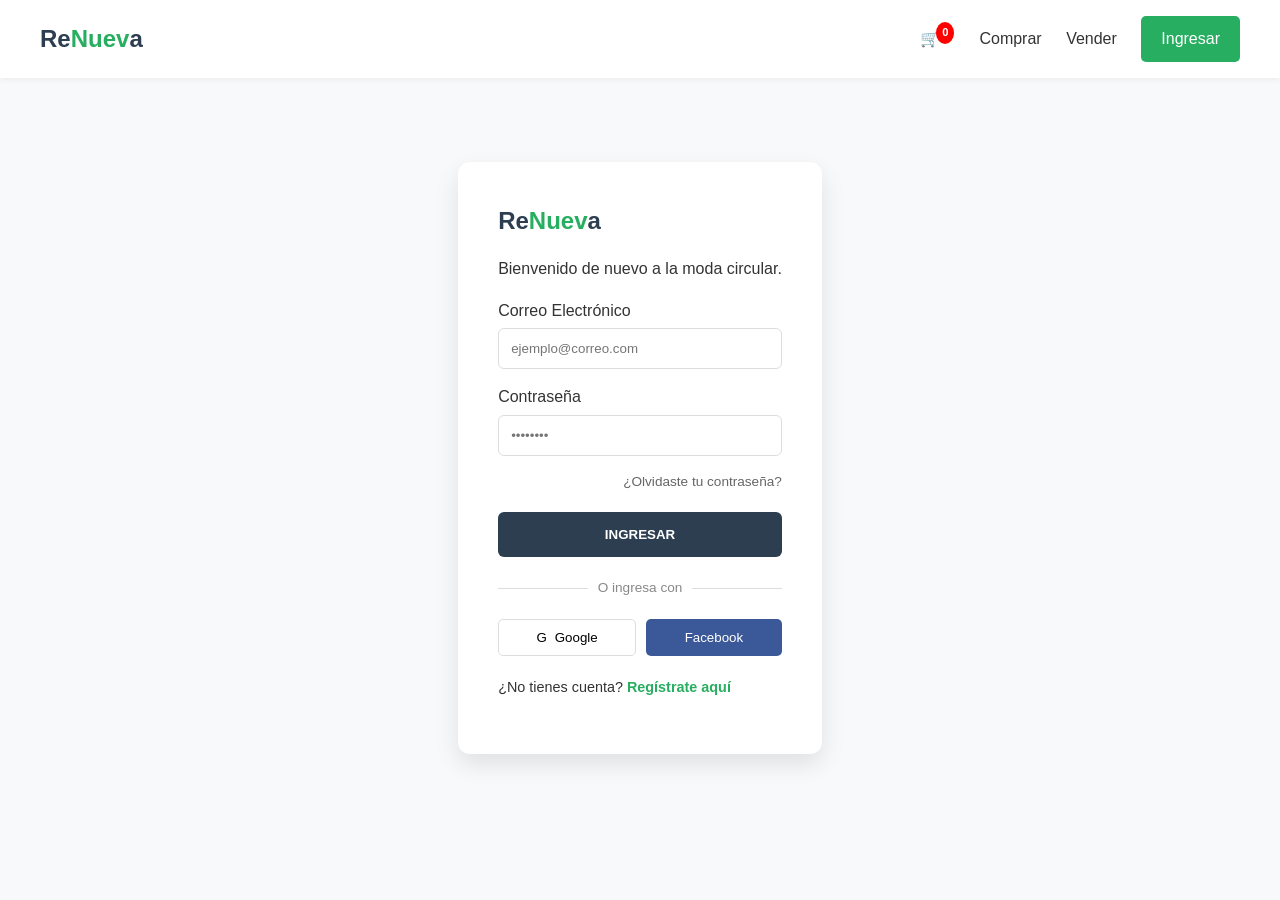
<file: login.html>
<!DOCTYPE html>
<html lang="es">
<head>
    <meta charset="UTF-8">
    <meta name="viewport" content="width=device-width, initial-scale=1.0">
    <title>Iniciar Sesión - Renueva</title>
    <link rel="stylesheet" href="style.css">
    <script src="script.js"></script>
    <style>
        /* Ajuste específico para centrar el login sin romper el header */
        .main-login-wrapper {
            display: flex;
            justify-content: center;
            align-items: center;
            min-height: 80vh; /* Altura menos el header */
            padding: 20px;
        }
    </style>
</head>
<body>

    <header>
        <nav>
            <div class="logo">Re<span>Nuev</span>a</div>
            <div class="nav-links">
                <a href="cart.html" class="cart-icon-container">🛒 <span id="cart-count" class="cart-badge">0</span></a>
                <a href="index.html#catalogo">Comprar</a>
                <a href="agendar-recojo.html">Vender</a>
                <a href="login.html" id="nav-login" class="btn-cta">Ingresar</a>
                <div id="nav-user-menu" style="display:none; align-items:center; gap:10px;">
                    <a href="dashboard.html" style="font-weight:bold; color:var(--primary); display:flex; align-items:center;">
                        <div style="width:30px; height:30px; background:var(--accent); color:white; border-radius:50%; display:flex; align-items:center; justify-content:center; margin-right:5px; font-size:0.8rem;">👤</div>
                        Hola, <span id="nav-username" style="margin-left:4px;">Usuario</span>
                    </a>
                    <a href="#" onclick="logout()" style="font-size:0.85rem; color:#888; text-decoration:underline;">(Salir)</a>
                </div>
            </div>
        </nav>
    </header>

    <div class="main-login-wrapper">
        <div class="login-container">
            <div class="logo" style="margin-bottom: 10px;">Re<span>Nuev</span>a</div>
            <p class="brand-tagline">Bienvenido de nuevo a la moda circular.</p>

            <form onsubmit="event.preventDefault(); handleLoginSubmit();">
                
                <div class="input-group">
                    <label for="email" style="text-align: left; display: block; margin-bottom: 5px; font-weight: 500;">Correo Electrónico</label>
                    <input type="email" id="email" placeholder="ejemplo@correo.com" required>
                </div>

                <div class="input-group">
                    <label for="password" style="text-align: left; display: block; margin-bottom: 5px; font-weight: 500;">Contraseña</label>
                    <input type="password" id="password" placeholder="••••••••" required>
                </div>

                <div style="text-align: right; margin-bottom: 20px; font-size: 0.85rem;">
                    <a href="#" style="color:#666;">¿Olvidaste tu contraseña?</a>
                </div>

                <button type="submit" class="btn-login">INGRESAR</button>
            </form>

            <div style="display: flex; align-items: center; margin: 20px 0; color: #888; font-size: 0.85rem;">
                <div style="flex: 1; border-bottom: 1px solid #ddd;"></div>
                <span style="padding: 0 10px;">O ingresa con</span>
                <div style="flex: 1; border-bottom: 1px solid #ddd;"></div>
            </div>

            <div style="display: flex; gap: 10px; margin-bottom: 20px;">
                <button style="flex: 1; padding: 10px; background: white; border: 1px solid #ddd; border-radius: 5px; cursor: pointer; display: flex; align-items: center; justify-content: center;">
                    <span style="margin-right: 8px;">G</span> Google
                </button>
                <button style="flex: 1; padding: 10px; background: #3b5998; color: white; border: none; border-radius: 5px; cursor: pointer;">
                    Facebook
                </button>
            </div>

            <p style="margin-top:15px; font-size:0.9rem;">
                ¿No tienes cuenta? <a href="registro.html" style="color:var(--accent); font-weight: bold;">Regístrate aquí</a>
            </p>
        </div>
    </div>

    <script>
        function handleLoginSubmit() {
            const email = document.getElementById('email').value;
            // Usamos la parte antes del @ como "Nombre" para el prototipo
            const name = email.split('@')[0]; 
            // Llamamos a la función principal que está en script.js
            loginUser(name, email);
        }
    </script>
</body>
</html>
</file>
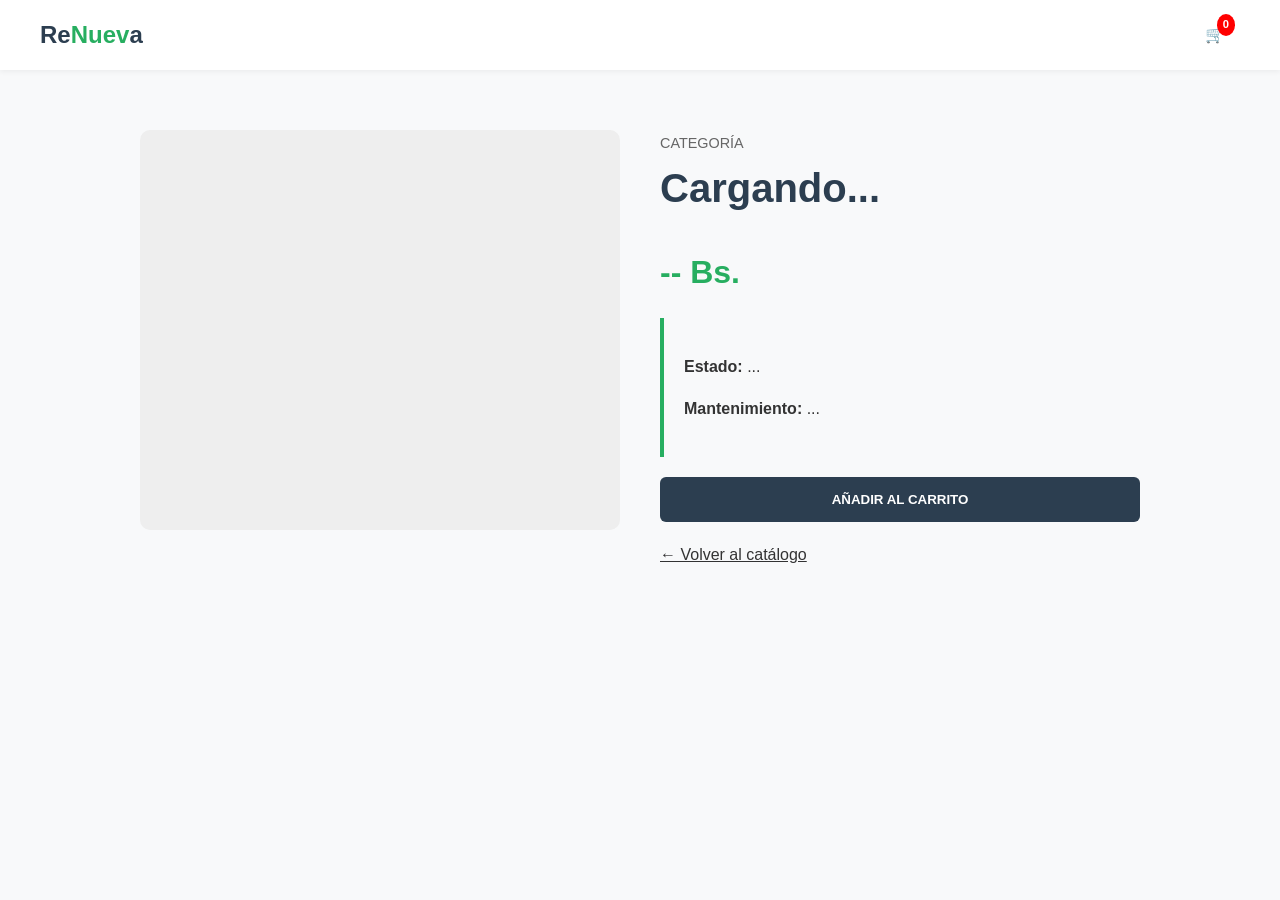
<file: product.html>
<!DOCTYPE html>
<html lang="es">
<head>
    <meta charset="UTF-8">
    <meta name="viewport" content="width=device-width, initial-scale=1.0">
    <title>Detalle - ReNueva</title>
    <link rel="stylesheet" href="style.css">
    <script src="script.js"></script>
</head>
<body>
    <header>
        <nav>
            <div class="logo">Re<span>Nuev</span>a</div>
            <a href="cart.html" class="cart-icon-container">🛒 <span id="cart-count" class="cart-badge">0</span></a>
        </nav>
    </header>
    <div class="detail-container" style="display:grid; grid-template-columns:1fr 1fr; gap:40px; max-width:1000px; margin:40px auto; padding:20px;">
        <div id="detail-img" class="detail-image" style="height:400px; background-color:#eee; border-radius:10px; background-size:cover;"></div>
        <div class="detail-info">
            <span id="detail-category" style="color:#666; font-size:0.9rem; text-transform:uppercase;">Categoría</span>
            <h1 id="detail-name" style="font-size:2.5rem; color:var(--primary);">Cargando...</h1>
            <span id="detail-price" style="font-size:2rem; color:var(--accent); font-weight:bold;">-- Bs.</span>
            <div style="background:#f8f9fa; padding:20px; border-left:4px solid var(--accent); margin:20px 0;">
                <p><strong>Estado:</strong> <span id="detail-condition">...</span></p>
                <p><strong>Mantenimiento:</strong> <span id="detail-repairs">...</span></p>
            </div>
            <button id="detail-add-btn" class="btn-submit">AÑADIR AL CARRITO</button>
            <a href="index.html" style="display:block; margin-top:20px; text-decoration:underline;">← Volver al catálogo</a>
        </div>
    </div>
</body>
</html>
</file>
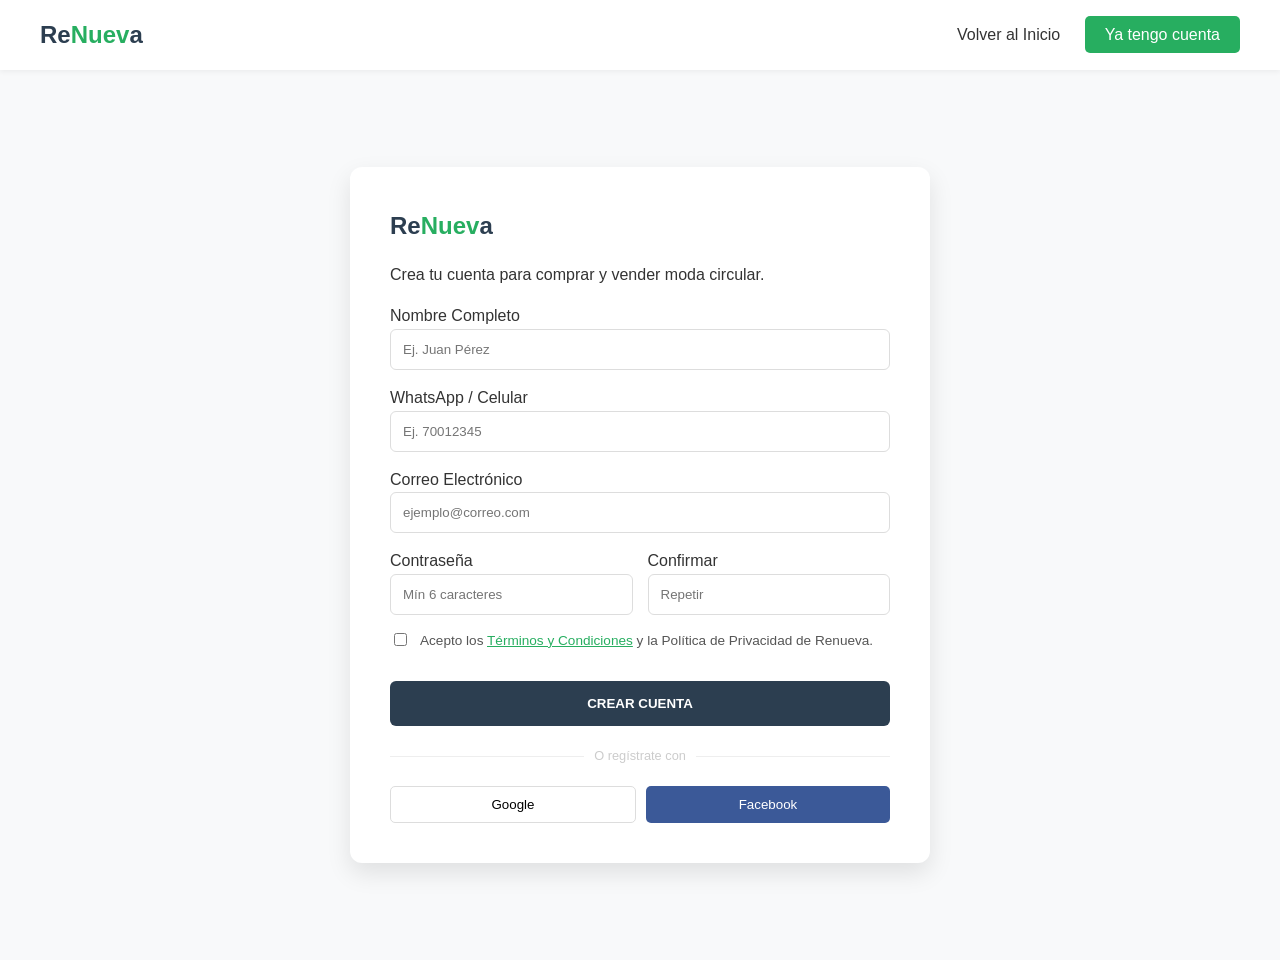
<file: registro.html>
<!DOCTYPE html>
<html lang="es">
<head>
    <meta charset="UTF-8">
    <meta name="viewport" content="width=device-width, initial-scale=1.0">
    <title>Registro - Renueva</title>
    <link rel="stylesheet" href="style.css">
    <script src="script.js"></script>
    <style>
        .main-login-wrapper {
            display: flex;
            justify-content: center;
            align-items: center;
            min-height: 90vh;
            padding: 40px 20px;
        }
        .terms-check {
            display: flex;
            align-items: flex-start;
            gap: 10px;
            font-size: 0.85rem;
            color: #555;
            margin-bottom: 20px;
            text-align: left;
        }
        .terms-check input {
            width: auto; /* Reset del ancho 100% global */
            margin-top: 3px;
        }
    </style>
</head>
<body>

    <header>
        <nav>
            <div class="logo">Re<span>Nuev</span>a</div>
            <div class="nav-links">
                <a href="index.html">Volver al Inicio</a>
                <a href="login.html" class="btn-cta">Ya tengo cuenta</a>
            </div>
        </nav>
    </header>

    <div class="main-login-wrapper">
        <div class="login-container" style="max-width: 500px;">
            <div class="logo" style="margin-bottom: 5px;">Re<span>Nuev</span>a</div>
            <p class="brand-tagline">Crea tu cuenta para comprar y vender moda circular.</p>
            
            <form onsubmit="event.preventDefault(); handleRegister();">
                
                <div class="input-group">
                    <label>Nombre Completo</label>
                    <input type="text" id="reg-name" placeholder="Ej. Juan Pérez" required>
                </div>

                <div class="input-group">
                    <label>WhatsApp / Celular</label>
                    <input type="tel" id="reg-phone" placeholder="Ej. 70012345" required>
                </div>

                <div class="input-group">
                    <label>Correo Electrónico</label>
                    <input type="email" id="reg-email" placeholder="ejemplo@correo.com" required>
                </div>

                <div style="display: grid; grid-template-columns: 1fr 1fr; gap: 15px;">
                    <div class="input-group">
                        <label>Contraseña</label>
                        <input type="password" id="reg-pass" placeholder="Mín 6 caracteres" required minlength="6">
                    </div>
                    <div class="input-group">
                        <label>Confirmar</label>
                        <input type="password" id="reg-confirm" placeholder="Repetir" required>
                    </div>
                </div>

                <div class="terms-check">
                    <input type="checkbox" id="terms" required>
                    <label for="terms">
                        Acepto los <a href="#" style="color:var(--accent); text-decoration:underline;">Términos y Condiciones</a> y la Política de Privacidad de Renueva.
                    </label>
                </div>

                <button type="submit" class="btn-login">CREAR CUENTA</button>
            </form>

            <div class="divider" style="margin: 20px 0; display:flex; align-items:center; color:#ccc;">
                <span style="flex:1; border-bottom:1px solid #eee;"></span>
                <span style="padding:0 10px; font-size:0.8rem;">O regístrate con</span>
                <span style="flex:1; border-bottom:1px solid #eee;"></span>
            </div>

            <div style="display: flex; gap: 10px;">
                <button style="flex: 1; padding: 10px; background: white; border: 1px solid #ddd; border-radius: 5px; cursor: pointer;">Google</button>
                <button style="flex: 1; padding: 10px; background: #3b5998; color: white; border: none; border-radius: 5px; cursor: pointer;">Facebook</button>
            </div>
        </div>
    </div>

    <script>
        function handleRegister() {
            const name = document.getElementById('reg-name').value;
            const phone = document.getElementById('reg-phone').value;
            const email = document.getElementById('reg-email').value;
            const pass = document.getElementById('reg-pass').value;
            const confirm = document.getElementById('reg-confirm').value;

            // 1. Validar que las contraseñas coincidan
            if (pass !== confirm) {
                // Usamos el showToast de script.js si está cargado, si no, alert
                if(typeof showToast === "function") {
                    showToast('Las contraseñas no coinciden', 'error');
                } else {
                    alert('Las contraseñas no coinciden');
                }
                return;
            }

            // 2. Crear objeto de usuario
            const newUser = {
                name: name,
                email: email,
                phone: phone
            };

            // 3. Guardar en LocalStorage (Simulando base de datos)
            localStorage.setItem('currentUser', JSON.stringify(newUser));

            // 4. Feedback y Redirección
            if(typeof showToast === "function") showToast('¡Cuenta creada con éxito!');
            
            setTimeout(() => {
                window.location.href = 'index.html'; // Te lleva al inicio ya logueado
            }, 1500);
        }
    </script>
</body>
</html>
</file>
<file: style.css>
/* --- VARIABLES Y CONFIGURACIÓN GLOBAL --- */
:root {
    --primary: #2c3e50;  /* Azul oscuro */
    --accent: #27ae60;   /* Verde */
    --bg-light: #f8f9fa;
    --text-dark: #333;
    --white: #ffffff;
}

body {
    font-family: 'Segoe UI', Tahoma, Geneva, Verdana, sans-serif;
    margin: 0; padding: 0;
    color: var(--text-dark);
    line-height: 1.6;
    background-color: var(--bg-light);
}

a { text-decoration: none; color: inherit; transition: 0.3s; }
ul { list-style: none; padding: 0; }
h1, h2, h3 { margin-top: 0; }

/* --- HEADER Y NAVEGACIÓN --- */
header {
    background: var(--white);
    box-shadow: 0 2px 5px rgba(0,0,0,0.05);
    position: sticky; top: 0; z-index: 1000;
}
nav {
    max-width: 1200px; margin: 0 auto; padding: 1rem 20px;
    display: flex; justify-content: space-between; align-items: center;
}
.logo { font-size: 1.5rem; font-weight: bold; color: var(--primary); }
.logo span { color: var(--accent); }

.nav-links a { margin-left: 20px; font-weight: 500; }
.nav-links a:hover { color: var(--accent); }

.btn-cta {
    background-color: var(--accent); color: var(--white) !important;
    padding: 10px 20px; border-radius: 5px; font-weight: bold;
}
.btn-cta:hover { background-color: #219150; }

.cart-icon-container { position: relative; margin-right: 15px; }
.cart-badge {
    position: absolute; top: -8px; right: -10px;
    background-color: red; color: white;
    border-radius: 50%; padding: 2px 6px; font-size: 0.7rem; font-weight: bold;
}

/* --- HERO SECTION --- */
.hero {
    background: linear-gradient(rgba(0,0,0,0.6), rgba(0,0,0,0.6)), url('https://images.unsplash.com/photo-1489987707025-afc232f7ea0f?ixlib=rb-1.2.1&auto=format&fit=crop&w=1350&q=80');
    background-size: cover; background-position: center;
    height: 60vh; display: flex; align-items: center; justify-content: center;
    text-align: center; color: var(--white); padding: 0 20px;
}
.hero h1 { font-size: 3rem; margin-bottom: 15px; }

/* --- SECCIONES GENERALES --- */
.process, .catalog, .seller-section { padding: 80px 20px; }
.steps-grid, .product-grid {
    display: grid; gap: 30px; max-width: 1200px; margin: 0 auto;
}
.steps-grid { grid-template-columns: repeat(auto-fit, minmax(250px, 1fr)); text-align: center; }
.product-grid { grid-template-columns: repeat(auto-fill, minmax(250px, 1fr)); }

/* Tarjetas de Producto */
.product-card {
    background: var(--white); border-radius: 10px; overflow: hidden;
    box-shadow: 0 3px 10px rgba(0,0,0,0.08); transition: transform 0.2s;
}
.product-card:hover { transform: translateY(-5px); }
.product-img { height: 250px; background-size: cover; background-position: center; position: relative; }
.badge {
    position: absolute; top: 10px; right: 10px;
    background: rgba(255,255,255,0.95); padding: 6px 12px;
    border-radius: 20px; font-size: 0.75rem; font-weight: 800; color: var(--accent);
}
.product-info { padding: 20px; }
.btn-add {
    width: 100%; margin-top: 15px; padding: 10px;
    background: transparent; border: 2px solid var(--primary);
    color: var(--primary); font-weight: bold; border-radius: 5px; cursor: pointer;
}
.btn-add:hover { background: var(--primary); color: var(--white); }

/* --- FORMULARIOS --- */
.form-container, .login-container {
    background: var(--white); padding: 40px; border-radius: 12px;
    box-shadow: 0 10px 25px rgba(0,0,0,0.1); max-width: 500px; margin: 0 auto;
}
input, select {
    width: 100%; padding: 12px; margin-bottom: 15px;
    border: 1px solid #ddd; border-radius: 6px; box-sizing: border-box;
}
.btn-submit, .btn-login {
    background-color: var(--primary); color: var(--white);
    border: none; padding: 15px; width: 100%; border-radius: 6px; cursor: pointer; font-weight: bold;
}

/* --- CARRITO Y CHECKOUT --- */
.cart-page-container {
    max-width: 900px; margin: 40px auto; padding: 0 20px;
    display: grid; grid-template-columns: 2fr 1fr; gap: 30px;
}
.cart-item { display: flex; align-items: center; padding: 15px 0; border-bottom: 1px solid #eee; }
.cart-img { width: 60px; height: 60px; border-radius: 8px; background-size: cover; margin-right: 15px; }
.btn-remove { margin-left: auto; background: none; border: none; cursor: pointer; font-size: 1.2rem; }

/* --- NOTIFICACIONES (TOAST) --- */
#toast-container { position: fixed; bottom: 20px; right: 20px; z-index: 9999; }
.toast {
    background: white; border-left: 5px solid var(--accent);
    padding: 15px 25px; margin-top: 10px; border-radius: 4px;
    box-shadow: 0 5px 15px rgba(0,0,0,0.2); display: flex; align-items: center;
    animation: slideIn 0.3s ease-out forwards; min-width: 250px;
}
.toast-icon { margin-right: 10px; }
@keyframes slideIn { from { transform: translateX(100%); } to { transform: translateX(0); } }
@keyframes fadeOut { to { opacity: 0; transform: translateX(100%); } }

/* --- RESPONSIVE MOBILE --- */
.mobile-menu-btn { display: none; font-size: 1.5rem; background: none; border: none; cursor: pointer; }
@media (max-width: 768px) {
    .nav-links {
        display: none; position: absolute; top: 70px; left: 0; width: 100%;
        background: white; flex-direction: column; padding: 20px; text-align: center; box-shadow: 0 5px 10px rgba(0,0,0,0.1);
    }
    .nav-links.active { display: flex; }
    .nav-links a { margin: 10px 0; }
    .mobile-menu-btn { display: block; }
    .cart-page-container, .detail-container { grid-template-columns: 1fr; }
}

/* --- BARRA DE BÚSQUEDA Y FILTROS --- */
.filter-container {
    background: white;
    padding: 20px;
    margin: -30px auto 40px; /* Sube un poco sobre el hero */
    max-width: 1000px;
    border-radius: 12px;
    box-shadow: 0 10px 30px rgba(0,0,0,0.08);
    display: flex;
    gap: 15px;
    align-items: center;
    position: relative;
    z-index: 10;
    flex-wrap: wrap;
}

.search-box {
    flex: 2; /* Ocupa más espacio */
    min-width: 200px;
}

.filter-box {
    flex: 1;
    min-width: 140px;
}

/* Estilo de los inputs dentro de la barra */
.filter-container input, 
.filter-container select {
    width: 100%;
    padding: 12px;
    border: 1px solid #ddd;
    border-radius: 8px;
    margin-bottom: 0; /* Quitamos el margen global */
    font-size: 0.95rem;
}

.filter-container input:focus, 
.filter-container select:focus {
    border-color: var(--accent);
    outline: none;
}

/* Contador de resultados */
.results-count {
    width: 100%;
    text-align: center;
    font-size: 0.85rem;
    color: #888;
    margin-top: 10px;
}

@media (max-width: 768px) {
    .filter-container {
        flex-direction: column;
        margin-top: 20px;
    }
    .search-box, .filter-box {
        width: 100%;
    }
}
/* --- ESTILOS DEL MODAL (VENTANA EMERGENTE) --- */
.modal {
    display: none; /* Oculto por defecto */
    position: fixed;
    z-index: 2000;
    left: 0;
    top: 0;
    width: 100%;
    height: 100%;
    background-color: rgba(0,0,0,0.5); /* Fondo oscuro transparente */
    justify-content: center;
    align-items: center;
    animation: fadeIn 0.3s;
}

.modal-content {
    background-color: white;
    padding: 30px;
    border-radius: 12px;
    width: 90%;
    max-width: 700px;
    position: relative;
    box-shadow: 0 10px 25px rgba(0,0,0,0.2);
}

.close-modal {
    position: absolute;
    top: 15px;
    right: 20px;
    font-size: 1.5rem;
    cursor: pointer;
    color: #888;
}
.close-modal:hover { color: #333; }

/* Tabla del reporte */
.report-table {
    width: 100%;
    border-collapse: collapse;
    margin: 20px 0;
    font-size: 0.9rem;
}

.report-table th, .report-table td {
    padding: 12px;
    border-bottom: 1px solid #eee;
    text-align: left;
}

.report-table th {
    background-color: #f8f9fa;
    color: var(--primary);
    font-weight: 600;
}

.report-summary {
    background: #f0fdf4;
    padding: 15px;
    border-radius: 8px;
    display: flex;
    justify-content: space-between;
    font-weight: bold;
    color: var(--primary);
    margin-top: 20px;
}
</file>
